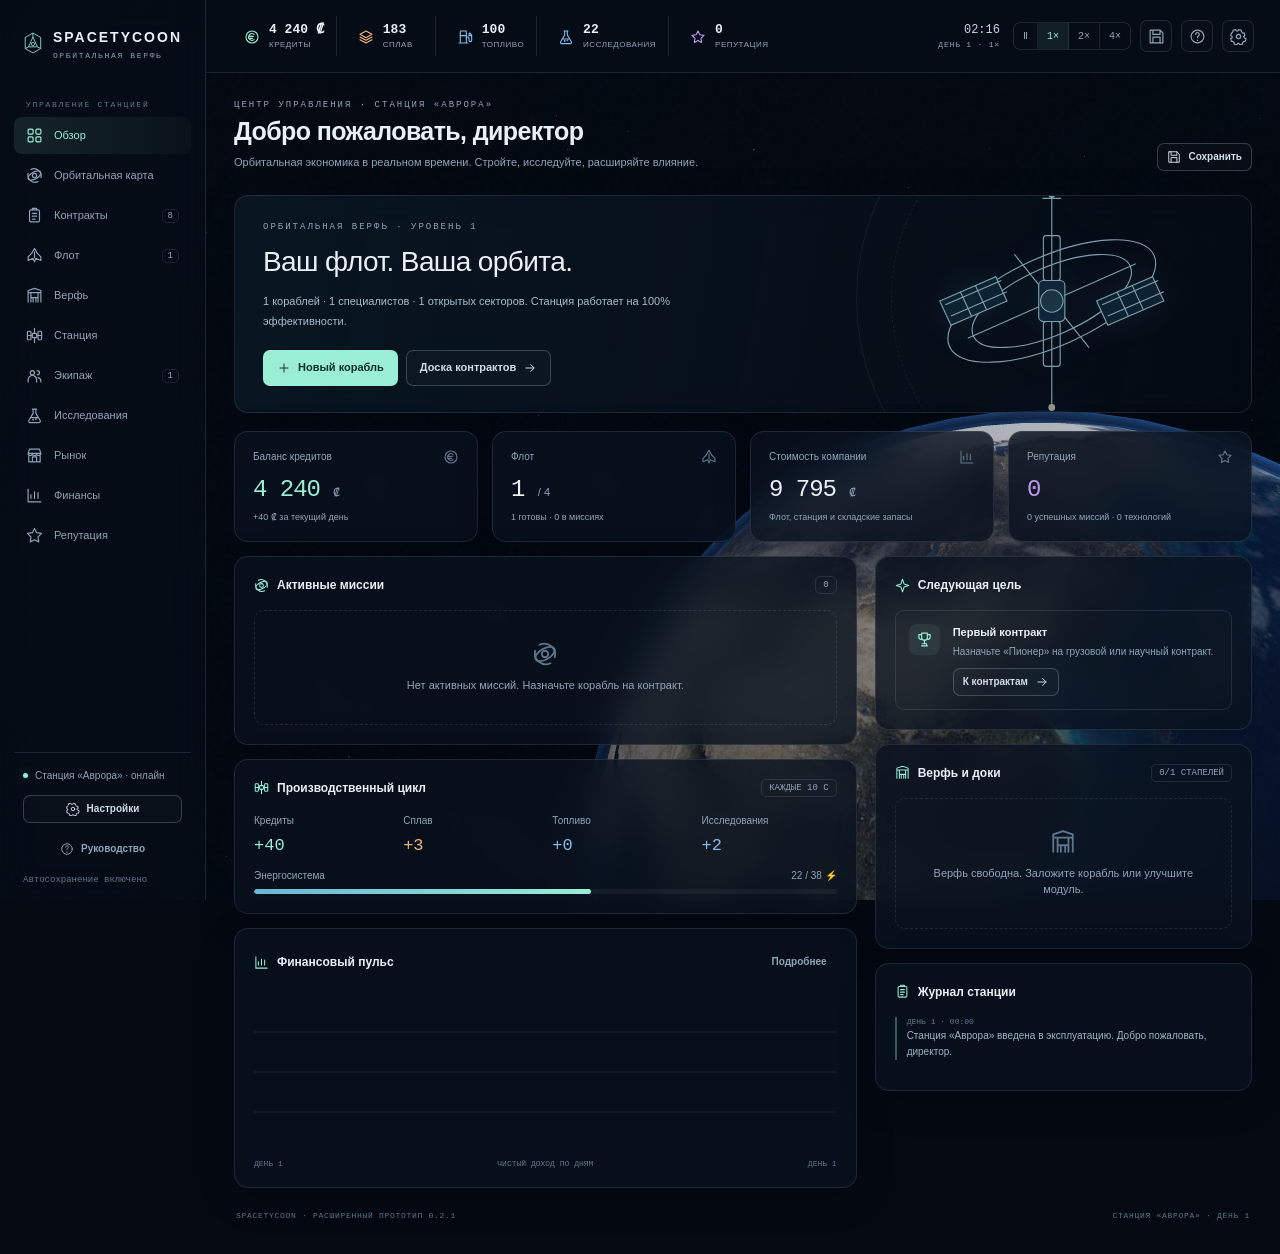
<file: index.html>
<!DOCTYPE html>
<html lang="ru">
<head>
  <meta charset="UTF-8">
  <meta name="viewport" content="width=device-width, initial-scale=1">
  <meta name="theme-color" content="#040912">
  <meta name="description" content="SpaceTycoon — орбитальная верфь: стройте корабли, выполняйте контракты, развивайте станцию и исследуйте космос.">
  <title>SpaceTycoon — Орбитальная верфь</title>
  <link rel="stylesheet" href="assets/style.css">
</head>
<body>
  <div id="orbitalBackground" aria-hidden="true"></div>
  <div class="space-vignette" aria-hidden="true"></div>
  <div class="noise" aria-hidden="true"></div>
  <div id="sprite" aria-hidden="true"></div>
  <div class="nav-scrim" id="navScrim"></div>
  <div class="app">
    <aside class="sidebar" id="sidebar" aria-label="Главная навигация">
      <div class="brand">
        <svg class="brand-mark" viewBox="0 0 36 40" fill="none" stroke="currentColor" stroke-width="1.5" aria-hidden="true"><path d="M18 2 32 10v20L18 38 4 30V10L18 2Z"/><path d="M18 9 26 27H10L18 9Z"/><circle cx="18" cy="22" r="3"/><path d="M18 2v7M4 30l6-3M32 30l-6-3"/></svg>
        <div><div class="brand-name">SPACETYCOON</div><div class="brand-sub">ОРБИТАЛЬНАЯ ВЕРФЬ</div></div>
      </div>
      <div class="nav-label">УПРАВЛЕНИЕ СТАНЦИЕЙ</div>
      <nav class="nav" id="nav"></nav>
      <div class="sidebar-bottom">
        <div class="station-status"><span class="status-dot"></span>Станция «Аврора» · онлайн</div>
        <button class="btn btn-sm btn-block" data-action="settings"><svg class="icon"><use href="#i-settings"/></svg>Настройки</button>
        <button class="btn btn-sm btn-block btn-ghost" data-action="help"><svg class="icon"><use href="#i-help"/></svg>Руководство</button>
        <div class="save-info" id="saveNote">Автосохранение включено</div>
      </div>
    </aside>
    <div class="workspace">
      <header class="topbar">
        <button class="icon-btn mobile-menu" id="menuButton" aria-label="Открыть меню" aria-expanded="false"><svg class="icon"><use href="#i-menu"/></svg></button>
        <div class="resources" id="resources" aria-label="Ресурсы"></div>
        <div class="top-controls">
          <div class="clock-box"><div class="clock" id="clock">00:00</div><div class="clock-day" id="clockDay">ДЕНЬ 1 · 1×</div></div>
          <div class="speed-group" role="group" aria-label="Скорость симуляции">
            <button class="speed-btn" data-speed="0" aria-label="Пауза" title="Пауза (пробел)">Ⅱ</button>
            <button class="speed-btn active" data-speed="1" aria-label="Скорость 1×">1×</button>
            <button class="speed-btn" data-speed="2" aria-label="Скорость 2×">2×</button>
            <button class="speed-btn" data-speed="4" aria-label="Скорость 4×">4×</button>
          </div>
          <button class="icon-btn save-top" data-action="save" aria-label="Сохранить" title="Сохранить"><svg class="icon"><use href="#i-save"/></svg></button>
          <button class="icon-btn" data-action="help" aria-label="Руководство" title="Руководство (H)"><svg class="icon"><use href="#i-help"/></svg></button>
          <button class="icon-btn" data-action="settings" aria-label="Настройки" title="Настройки"><svg class="icon"><use href="#i-settings"/></svg></button>
        </div>
      </header>
      <main class="main" id="main" tabindex="-1"></main>
    </div>
  </div>
  <div class="toasts" id="toasts" aria-live="polite"></div>
  <input type="file" id="importFile" accept="application/json,.json" hidden>
  <noscript><div style="position:fixed;inset:0;display:grid;place-items:center;background:#040912;color:#e9f0f6;font:16px sans-serif;padding:30px;text-align:center">Для запуска SpaceTycoon включите JavaScript в браузере.</div></noscript>
  <script src="assets/three.r128.min.js"></script>
  <script src="assets/earth-textures.js"></script>
  <script src="assets/orbit-background.js"></script>
  <script src="assets/data.js"></script>
  <script src="assets/engine.js"></script>
  <script src="assets/ui.js"></script>
  <script src="assets/views.js"></script>
  <script src="assets/morphdom.min.js"></script>
  <script src="assets/app.js"></script>
</body>
</html>
</file>
<file: assets/style.css>
:root{color-scheme:dark;--bg:#040912;--panel:rgba(10,19,31,.79);--panel-strong:rgba(11,21,35,.94);--panel-soft:rgba(17,29,44,.64);--line:rgba(185,215,236,.12);--line-strong:rgba(185,215,236,.24);--text:#e9f0f6;--muted:#8fa4b8;--dim:#60768b;--mint:#99eed5;--mint-soft:#99eed514;--amber:#efb575;--red:#ff8492;--blue:#88bdea;--violet:#c197f5;--font:-apple-system,BlinkMacSystemFont,"Segoe UI",sans-serif;--mono:"SFMono-Regular",Consolas,"Liberation Mono",monospace;--nav:206px;--radius:14px}
*{box-sizing:border-box}html{min-height:100%;scroll-behavior:smooth}body{margin:0;min-height:100vh;background:var(--bg);color:var(--text);font:13px/1.5 var(--font);-webkit-font-smoothing:antialiased;overflow-x:hidden}button,input,select,textarea{font:inherit}button{cursor:pointer;color:inherit;border:0;background:none}button:disabled{cursor:not-allowed;opacity:.4}button,a,input,select{touch-action:manipulation}button:focus-visible,a:focus-visible,input:focus-visible,select:focus-visible,[tabindex]:focus-visible{outline:2px solid var(--mint);outline-offset:3px}h1,h2,h3,h4,p{margin:0}a{color:var(--mint)}[hidden]{display:none!important}::selection{background:#99eed544}::-webkit-scrollbar{width:7px;height:5px}::-webkit-scrollbar-thumb{background:#7895ad35;border-radius:8px}
#orbitalBackground{position:fixed;inset:0;z-index:-3;background:radial-gradient(ellipse at 90% 100%,#174369,transparent 60%),#040912}#orbitalBackground canvas{display:block;width:100%;height:100%}.space-vignette{position:fixed;inset:0;z-index:-2;pointer-events:none;background:linear-gradient(90deg,#040912b8 0%,#04091272 42%,#04091212 100%),linear-gradient(0deg,#04091266,transparent 50%,#04091244)}.noise{position:fixed;inset:0;z-index:-1;pointer-events:none;opacity:.035;background-image:url("data:image/svg+xml,%3Csvg viewBox='0 0 180 180' xmlns='http://www.w3.org/2000/svg'%3E%3Cfilter id='n'%3E%3CfeTurbulence type='fractalNoise' baseFrequency='.85' numOctaves='3' stitchTiles='stitch'/%3E%3C/filter%3E%3Cpath fill='%23fff' filter='url(%23n)' opacity='.5' d='M0 0h180v180H0z'/%3E%3C/svg%3E")}
.icon{width:17px;height:17px;fill:none;stroke:currentColor;stroke-width:1.65;stroke-linecap:round;stroke-linejoin:round;vertical-align:middle;flex-shrink:0}.mono{font-family:var(--mono)}.muted{color:var(--muted)}.dim{color:var(--dim)}.mint{color:var(--mint)}.amber{color:var(--amber)}.red{color:var(--red)}.blue{color:var(--blue)}.violet{color:var(--violet)}.small{font-size:11px}.tiny{font-size:10px}.eyebrow{font:9px var(--mono);letter-spacing:2px;text-transform:uppercase;color:var(--muted)}.flex{display:flex;align-items:center;gap:9px}.between{display:flex;align-items:center;justify-content:space-between;gap:12px}.wrap{flex-wrap:wrap}.stack{display:flex;flex-direction:column;gap:14px}.grow{flex:1;min-width:0}.truncate{overflow:hidden;white-space:nowrap;text-overflow:ellipsis}.divider{height:1px;background:var(--line);margin:15px 0}.spacer{height:14px}.text-right{text-align:right}.nowrap{white-space:nowrap}
.app{min-height:100vh}.sidebar{position:fixed;left:0;top:0;bottom:0;width:var(--nav);z-index:40;display:flex;flex-direction:column;background:rgba(6,13,23,.89);backdrop-filter:blur(20px);border-right:1px solid var(--line);padding:24px 14px 15px}.brand{display:flex;gap:10px;align-items:center;padding:0 9px 27px}.brand-mark{width:34px;height:38px;color:var(--mint)}.brand-name{font-weight:650;font-size:14px;letter-spacing:2px}.brand-sub{font:8px var(--mono);letter-spacing:1.65px;color:var(--muted);margin-top:3px}.nav-label{font:8px var(--mono);letter-spacing:1.7px;color:var(--dim);padding:11px 12px 8px}.nav{display:flex;flex-direction:column;gap:3px;overflow-y:auto;flex:1}.nav-btn{display:flex;align-items:center;gap:11px;padding:10px 12px;text-align:left;border-radius:8px;color:var(--muted);font-size:11px;position:relative;transition:.18s}.nav-btn:hover{background:#ffffff06;color:var(--text)}.nav-btn.active{background:linear-gradient(90deg,#99eed51b,#99eed508);color:var(--mint)}.nav-btn.active:before{content:"";position:absolute;left:-14px;top:9px;bottom:9px;width:2px;background:var(--mint);box-shadow:0 0 12px #99eed588}.nav-count{margin-left:auto;font:9px var(--mono);border:1px solid var(--line);border-radius:5px;padding:1px 5px;color:var(--muted)}.sidebar-bottom{padding:15px 9px 0;border-top:1px solid var(--line);margin-top:12px}.station-status{display:flex;gap:7px;align-items:center;font-size:10px;color:var(--muted)}.status-dot{width:5px;height:5px;border-radius:50%;background:var(--mint);box-shadow:0 0 8px #99eed566}.sidebar-bottom .btn{margin-top:12px}.workspace{margin-left:var(--nav);min-width:0}.topbar{position:sticky;top:0;z-index:30;display:flex;align-items:center;gap:16px;padding:13px 26px;background:rgba(6,13,23,.86);backdrop-filter:blur(18px);border-bottom:1px solid var(--line);min-height:73px}.resources{display:flex;gap:9px;flex:1;min-width:0}.resource{display:flex;align-items:center;gap:9px;padding:5px 12px;border-right:1px solid var(--line);min-width:90px}.resource:last-child{border:0}.resource .icon{width:16px;height:16px}.resource-value{font:13px var(--mono);font-weight:600;line-height:1.4}.resource-label{font-size:8px;color:var(--muted);letter-spacing:.5px}.top-controls{display:flex;align-items:center;gap:9px}.clock-box{text-align:right;margin-right:4px}.clock{font:12px var(--mono);color:#c4d4e2}.clock-day{font:8px var(--mono);letter-spacing:.8px;color:var(--muted);margin-top:3px}.speed-group{display:flex;border:1px solid var(--line);border-radius:7px;overflow:hidden}.speed-btn{padding:7px 9px;font:10px var(--mono);color:var(--muted);border-right:1px solid var(--line)}.speed-btn:last-child{border:0}.speed-btn.active{background:var(--mint-soft);color:var(--mint)}.icon-btn{display:inline-flex;align-items:center;justify-content:center;width:32px;height:32px;border:1px solid var(--line);border-radius:7px;color:var(--muted);background:#ffffff03}.icon-btn:hover{color:var(--mint);border-color:#99eed544}.mobile-menu{display:none}.main{padding:27px 28px 34px;max-width:1710px;margin:auto}.view-head{display:flex;align-items:flex-end;justify-content:space-between;gap:18px;margin-bottom:24px}.view-title{font-size:25px;font-weight:550;letter-spacing:-.6px;line-height:1.25;margin-top:6px}.view-sub{font-size:11px;color:var(--muted);margin-top:7px;max-width:680px}.view-actions{display:flex;gap:8px;flex-wrap:wrap;align-items:center}.view-body.view-enter{animation:reveal .25s ease-out}@keyframes reveal{from{opacity:.3;transform:translateY(5px)}to{opacity:1;transform:translateY(0)}}
.glass{background:var(--panel);border:1px solid var(--line);border-radius:var(--radius);backdrop-filter:blur(16px);box-shadow:0 10px 40px #0002}.panel{padding:19px;min-width:0}.panel-head{display:flex;align-items:center;justify-content:space-between;gap:12px;margin-bottom:16px}.panel-title{font-size:12px;font-weight:600;display:flex;align-items:center;gap:8px}.panel-title .icon{color:var(--mint);width:15px;height:15px}.panel-sub{font-size:10px;color:var(--muted);margin-top:4px}.badge{display:inline-flex;align-items:center;gap:5px;font:9px var(--mono);color:var(--muted);border:1px solid var(--line);padding:3px 7px;border-radius:5px;white-space:nowrap}.badge.mint{color:var(--mint);border-color:#99eed52b;background:#99eed508}.badge.amber{color:var(--amber);border-color:#efb5752b;background:#efb57508}.badge.red{color:var(--red);border-color:#ff84922b}.badge.blue{color:var(--blue);border-color:#88bdea2b}.badge.violet{color:var(--violet);border-color:#c197f52b}.btn{display:inline-flex;align-items:center;justify-content:center;gap:7px;padding:9px 13px;border-radius:7px;font-size:11px;font-weight:550;line-height:1.4;border:1px solid var(--line-strong);background:#ffffff05;color:#d0dce7;transition:.15s;white-space:nowrap;text-decoration:none}.btn:hover:not(:disabled){background:#ffffff0c;border-color:#99eed555;color:#fff}.btn-primary{background:var(--mint);border-color:transparent;color:#102e2a}.btn-primary:hover:not(:disabled){background:#b5ffe8;color:#09231f}.btn-danger{color:var(--red);border-color:#ff849233;background:#ff849208}.btn-ghost{border-color:transparent;background:transparent;color:var(--muted)}.btn-sm{padding:6px 9px;font-size:10px}.btn .icon{width:14px;height:14px}.btn-block{width:100%}.hint{font-size:10px;line-height:1.7;color:var(--muted)}.empty{padding:30px 18px;text-align:center;color:var(--muted);font-size:11px;border:1px dashed var(--line);border-radius:10px}.empty .icon{width:26px;height:26px;display:block;margin:0 auto 10px;color:var(--dim)}.grid-2{display:grid;grid-template-columns:repeat(2,minmax(0,1fr));gap:16px}.grid-3{display:grid;grid-template-columns:repeat(3,minmax(0,1fr));gap:16px}.grid-4{display:grid;grid-template-columns:repeat(4,minmax(0,1fr));gap:14px}.layout-2{display:grid;grid-template-columns:minmax(0,1.65fr) minmax(280px,1fr);gap:18px;align-items:start}.layout-map{display:grid;grid-template-columns:minmax(0,1fr) 310px;gap:18px;align-items:stretch}.cards{display:grid;grid-template-columns:repeat(auto-fill,minmax(280px,1fr));gap:15px}.metric{padding:17px 18px}.metric-top{display:flex;justify-content:space-between;align-items:center;color:var(--muted);font-size:10px;margin-bottom:11px}.metric-top .icon{width:16px;height:16px;color:var(--dim)}.metric-value{font:24px var(--mono);letter-spacing:-1px}.metric-foot{font-size:9px;color:var(--muted);margin-top:8px}.metric-value small{font:11px var(--font);color:var(--muted);letter-spacing:0}.progress{height:5px;background:#ffffff0c;border-radius:8px;overflow:hidden}.progress>i{display:block;height:100%;background:linear-gradient(90deg,#69b6d6,var(--mint));border-radius:8px;transition:width .3s linear}.progress.amber>i{background:linear-gradient(90deg,#ca8852,var(--amber))}.progress.violet>i{background:linear-gradient(90deg,#8d69bc,var(--violet))}.progress.red>i{background:var(--red)}.progress-label{display:flex;justify-content:space-between;gap:8px;font-size:10px;color:var(--muted);margin:10px 0 6px}.stat-grid{display:grid;grid-template-columns:repeat(5,minmax(0,1fr));gap:9px}.stat-label{font-size:9px;color:var(--muted);display:flex;justify-content:space-between;gap:4px;margin-bottom:6px}.stat-label b{font:11px var(--mono);color:var(--text)}.chips{display:flex;gap:6px;flex-wrap:wrap}.chip{font-size:9px;color:#b4c3d2;border:1px solid var(--line);border-radius:5px;padding:3px 7px;background:#08121f70;display:inline-flex;gap:4px;align-items:center}.chip .icon{width:11px;height:11px}.chip.good{color:var(--mint);border-color:#99eed52b}.chip.bad{color:var(--red);border-color:#ff84922b}.reward-row{display:flex;gap:12px;flex-wrap:wrap;font:10px var(--mono);color:#c7d7e5}.reward-row span{display:inline-flex;align-items:center;gap:4px}.reward-row .icon{width:12px;height:12px;color:var(--muted)}.cost-row{display:flex;gap:10px;flex-wrap:wrap;font:10px var(--mono);color:var(--muted)}.cost-row span{display:inline-flex;align-items:center;gap:4px}.cost-row .icon{width:12px;height:12px}.cost-row .short{color:var(--red)}
.hero{position:relative;overflow:hidden;padding:26px 28px;margin-bottom:18px;min-height:206px;background:linear-gradient(100deg,rgba(10,23,35,.88),rgba(10,23,35,.44) 60%,rgba(10,23,35,.12));display:flex;align-items:center}.hero-copy{position:relative;z-index:1;max-width:60%}.hero h2{font-size:28px;font-weight:500;letter-spacing:-.6px;margin:9px 0}.hero p{font-size:11px;color:#a8bdcd;max-width:440px;line-height:1.8}.hero .view-actions{margin-top:19px}.station-art{position:absolute;right:-10px;top:-35px;width:43%;height:280px;color:#a7d1dd;opacity:.75;filter:drop-shadow(0 0 18px #6fbdd92a)}.hero-orbit{position:absolute;width:480px;height:480px;border:1px solid #99eed512;border-radius:50%;right:-85px;top:-137px}.hero-orbit:after{content:"";position:absolute;inset:34px;border:1px dashed #99eed513;border-radius:50%}.objective{display:flex;gap:13px;align-items:flex-start;padding:13px;border:1px solid var(--line);border-radius:9px;background:#ffffff02;margin-top:10px}.objective-icon{width:31px;height:31px;border-radius:8px;background:var(--mint-soft);color:var(--mint);display:grid;place-items:center;flex-shrink:0}.objective h4{font-size:11px;font-weight:550}.objective p{font-size:10px;color:var(--muted);margin-top:3px}.objective .btn{margin-top:9px}.mini-row{display:flex;align-items:center;justify-content:space-between;gap:10px;padding:10px 0;border-bottom:1px solid var(--line);font-size:10px}.mini-row:last-child{border:0;padding-bottom:0}.mini-row:first-child{padding-top:0}.mini-row b{font-weight:550}.mini-row .sub{font-size:9px;color:var(--muted);margin-top:3px}.log-list{max-height:290px;overflow:auto}.log-entry{font-size:10px;line-height:1.6;color:#9eb3c6;border-left:2px solid #ffffff14;padding:0 0 0 10px;margin-bottom:11px}.log-entry.good{border-color:#99eed555}.log-entry.bad{border-color:#ff849266}.log-time{font:8px var(--mono);color:var(--dim);display:block;margin-bottom:2px}.event-strip{display:flex;gap:10px;flex-wrap:wrap;margin-bottom:17px}.event-pill{display:flex;align-items:center;gap:8px;padding:8px 12px;border:1px solid #efb5752b;border-radius:8px;background:#efb57509;color:var(--amber);font-size:10px}.event-pill.bad{border-color:#ff84922b;background:#ff849209;color:var(--red)}.event-pill.good{border-color:#99eed52b;background:#99eed509;color:var(--mint)}
.ship-art{width:100%;height:112px;display:block;color:var(--mint);filter:drop-shadow(0 5px 10px #0006)}.ship-art.compact{height:56px;width:90px}.ship-visual{position:relative;border-radius:9px;background:radial-gradient(ellipse at 50% 70%,#527c9626,transparent 70%),linear-gradient(#a5cbe506 1px,transparent 1px),linear-gradient(90deg,#a5cbe506 1px,transparent 1px);background-size:auto,20px 20px,20px 20px;border:1px solid var(--line);overflow:hidden;margin-bottom:14px}.ship-visual .ship-art{height:140px}.ship-visual .visual-label{position:absolute;left:10px;top:8px;font:8px var(--mono);color:var(--dim);letter-spacing:1px}.ship-visual .visual-code{position:absolute;right:10px;bottom:8px;font:8px var(--mono);color:var(--dim)}.ship-card{padding:16px;transition:.18s}.ship-card:hover{border-color:#99eed544;transform:translateY(-2px)}.ship-name{font-size:14px;font-weight:600;letter-spacing:.2px}.ship-class{font-size:10px;color:var(--muted);margin-top:2px}.ship-card .stat-grid{margin:15px 0}.ship-actions{display:flex;gap:7px;flex-wrap:wrap;margin-top:13px}.ship-actions .btn{flex:1}.status{font:8px var(--mono);padding:4px 7px;border-radius:5px;border:1px solid var(--line);white-space:nowrap;color:var(--muted)}.status.idle{color:var(--mint);border-color:#99eed52b;background:#99eed508}.status.mission{color:var(--blue);border-color:#88bdea2b}.status.repair,.status.refit{color:var(--amber);border-color:#efb5752b}.crew-avatars{display:flex;align-items:center}.avatar{width:29px;height:29px;display:grid;place-items:center;border-radius:50%;background:#1b3042;border:2px solid #0c1725;color:#b9d5e5;font:9px var(--mono);flex-shrink:0}.crew-avatars .avatar+.avatar{margin-left:-7px}.avatar.large{width:40px;height:40px;font-size:12px;border-radius:11px}.avatar.empty{padding:0;border:1px dashed var(--line-strong);background:none;color:var(--dim)}
.filter-bar{display:flex;align-items:center;justify-content:space-between;gap:12px;margin-bottom:18px;flex-wrap:wrap}.filter-tabs{display:flex;gap:5px;flex-wrap:wrap}.filter-btn{padding:7px 11px;border:1px solid var(--line);border-radius:6px;color:var(--muted);font-size:10px;background:#08121f66}.filter-btn.active{border-color:#99eed544;background:var(--mint-soft);color:var(--mint)}.search-input,.select,input[type=number],input[type=text]{border:1px solid var(--line-strong);background:#08121fbb;color:var(--text);border-radius:7px;padding:8px 10px;font-size:11px;min-width:0}.search-input{width:190px}.select{cursor:pointer}.contract-card{padding:17px;display:flex;flex-direction:column;gap:12px;transition:.18s}.contract-card:hover{border-color:#ffffff2b}.contract-title{font-size:13px;font-weight:550;line-height:1.5}.contract-type{font-size:9px;color:var(--muted);margin-top:3px}.contract-meta{display:flex;gap:12px;flex-wrap:wrap;font-size:9px;color:var(--muted)}.contract-meta span{display:inline-flex;align-items:center;gap:4px}.contract-meta .icon{width:12px;height:12px}.contract-card .btn{margin-top:auto}.contract-faction{font-size:9px;display:flex;align-items:center;gap:6px}.faction-dot{width:5px;height:5px;border-radius:50%;background:currentColor}.chance{font:11px var(--mono)}.chance.high{color:var(--mint)}.chance.mid{color:var(--amber)}.chance.low{color:var(--red)}.mission-row{padding:13px;border:1px solid var(--line);border-radius:9px;background:#ffffff02;margin-bottom:10px}.mission-row:last-child{margin-bottom:0}.mission-title{font-size:11px;font-weight:550}.mission-sub{font-size:9px;color:var(--muted);margin:4px 0 10px}.queue-row{padding:14px;border:1px solid var(--line);border-radius:9px;background:#ffffff02;margin-bottom:10px}.queue-row:last-child{margin-bottom:0}.queue-row h4{font-size:11px;font-weight:550}.catalog-card{padding:17px}.catalog-card.locked{opacity:.65}.catalog-card .ship-art{height:105px}.catalog-card h3{font-size:13px;font-weight:550}.catalog-card .cost-row{margin:13px 0}.catalog-card .hint{min-height:34px}.catalog-card .stat-grid{margin-top:14px}.blueprint-banner{padding:23px;background:linear-gradient(110deg,#99eed511,#88bdea06);display:flex;align-items:center;justify-content:space-between;gap:20px;margin-bottom:18px}.blueprint-banner h3{font-size:16px;font-weight:550;margin-bottom:6px}.slot-indicator{display:flex;gap:6px}.slot{width:25px;height:6px;border-radius:3px;background:#ffffff10}.slot.used{background:var(--mint)}
.orbit-map{position:relative;min-height:450px;overflow:hidden;background:radial-gradient(ellipse at 20% 80%,#2d63762b,transparent 60%),rgba(5,13,24,.58)}.orbit-map svg.map-svg{position:absolute;inset:0;width:100%;height:100%}.map-grid{position:absolute;inset:0;background-image:linear-gradient(#a5cbe508 1px,transparent 1px),linear-gradient(90deg,#a5cbe508 1px,transparent 1px);background-size:40px 40px}.map-node{position:absolute;transform:translate(-50%,-50%);display:flex;flex-direction:column;align-items:center;gap:8px;z-index:2;padding:12px;min-width:85px}.map-planet{width:30px;height:30px;border-radius:50%;background:radial-gradient(circle at 30% 28%,#ffffffaa,currentColor 25%,#09131f 85%);box-shadow:0 0 22px color-mix(in srgb,currentColor 20%,transparent);border:1px solid #ffffff22;position:relative;transition:.2s}.map-node:hover .map-planet,.map-node.selected .map-planet{transform:scale(1.15);box-shadow:0 0 0 6px #99eed510,0 0 30px #99eed533}.map-node.selected .map-planet:after{content:"";position:absolute;inset:-9px;border:1px dashed currentColor;border-radius:50%;animation:spin 30s linear infinite}.map-node.locked{opacity:.45}.map-node.locked .map-planet{filter:grayscale(1)}.map-label{font-size:10px;color:#c7d8e6;white-space:nowrap;text-shadow:0 2px 5px #000}.map-tier{font:8px var(--mono);color:var(--muted)}.map-legend{position:absolute;left:17px;bottom:16px;font:8px var(--mono);color:var(--dim);letter-spacing:.6px}.map-coords{position:absolute;right:17px;top:15px;font:8px var(--mono);color:var(--dim);letter-spacing:1px}.sector-planet{width:75px;height:75px;border-radius:50%;margin:10px auto 20px;background:radial-gradient(circle at 30% 28%,#ffffffaa,currentColor 25%,#09131f 85%);box-shadow:0 0 45px #88bdea15}.sector-title{text-align:center;font-size:17px;font-weight:550}.sector-desc{text-align:center;font-size:10px;color:var(--muted);line-height:1.8;margin:9px 0 18px}.route-line{display:flex;justify-content:space-between;padding:9px 0;border-bottom:1px solid var(--line);font-size:10px;color:var(--muted)}.route-line b{font:11px var(--mono);color:var(--text)}@keyframes spin{to{transform:rotate(360deg)}}
.station-layout{display:grid;grid-template-columns:minmax(230px,.8fr) minmax(0,1.6fr);gap:18px;align-items:start}.station-schematic{min-height:310px;position:relative;display:grid;place-items:center;overflow:hidden;background:radial-gradient(circle,#99eed50b,transparent 65%)}.station-schematic svg{width:100%;max-width:360px;height:290px;color:var(--mint)}.module-grid{display:grid;grid-template-columns:repeat(2,minmax(0,1fr));gap:12px}.module-card{padding:15px}.module-icon{width:32px;height:32px;border-radius:8px;background:#99eed50c;color:var(--mint);display:grid;place-items:center}.module-card h3{font-size:12px;font-weight:550}.module-effect{font:10px var(--mono);color:#bcd2df;margin:11px 0 5px}.module-card .cost-row{margin:11px 0}.module-card .btn{margin-top:10px}.energy-ring{width:110px;height:110px;border-radius:50%;display:grid;place-items:center;margin:15px auto;background:conic-gradient(var(--mint) var(--energy),#ffffff0b 0);position:relative}.energy-ring:before{content:"";position:absolute;inset:7px;border-radius:50%;background:#0b1724}.energy-ring>div{position:relative;text-align:center}.energy-ring b{font:22px var(--mono)}.energy-ring small{display:block;font-size:8px;color:var(--muted)}.crew-card{padding:15px}.crew-card h3{font-size:12px;font-weight:550}.crew-role{font-size:9px;color:var(--muted);margin-top:2px}.crew-card .progress-label{margin-top:12px}.crew-card .ship-actions .btn{font-size:9px;padding:6px}.research-branch{display:flex;flex-direction:column;gap:13px}.branch-title{font:10px var(--mono);letter-spacing:1px;color:var(--muted);padding:0 0 10px;border-bottom:1px solid var(--line);margin-bottom:2px}.tech-card{padding:16px;position:relative}.tech-card.done{border-color:#99eed53b;background:linear-gradient(140deg,#99eed50b,var(--panel))}.tech-card.locked{opacity:.58}.tech-card h3{font-size:12px;font-weight:550}.tech-card .hint{margin:9px 0;min-height:34px}.tech-card .cost-row{margin:11px 0}.tech-prereq{font-size:9px;color:var(--dim);margin-top:8px}.research-columns{display:grid;grid-template-columns:repeat(4,minmax(0,1fr));gap:15px}.research-active{padding:16px 20px;margin-bottom:20px;border-color:#c197f53b;background:linear-gradient(100deg,#c197f50d,var(--panel))}
.market-layout{display:grid;grid-template-columns:repeat(2,minmax(0,1fr));gap:18px}.market-card{padding:21px}.market-price{font:30px var(--mono);letter-spacing:-1px;margin:10px 0 2px}.market-chart{height:105px;width:100%;margin:18px 0}.trade-controls{display:flex;gap:9px;align-items:center;margin-top:15px}.trade-controls input{width:80px}.trade-controls .btn{flex:1}.market-stock{display:flex;justify-content:space-between;font-size:10px;color:var(--muted);padding:10px 0;border-top:1px solid var(--line)}.toggle-row{display:flex;align-items:center;justify-content:space-between;gap:18px;padding:13px 0;border-bottom:1px solid var(--line)}.toggle-row:last-child{border:0}.toggle-title{font-size:11px}.toggle-desc{font-size:10px;color:var(--muted);margin-top:3px}.switch{width:34px;height:19px;border-radius:15px;background:#ffffff12;border:1px solid var(--line);position:relative;flex-shrink:0}.switch:after{content:"";position:absolute;width:11px;height:11px;border-radius:50%;background:var(--muted);left:3px;top:3px;transition:.2s}.switch[aria-checked=true]{background:#99eed52b;border-color:#99eed544}.switch[aria-checked=true]:after{left:18px;background:var(--mint)}.chart{width:100%;height:160px;display:block}.chart-labels{display:flex;justify-content:space-between;font:8px var(--mono);color:var(--dim);margin-top:7px}.ledger{width:100%;border-collapse:collapse;font-size:10px}.ledger th{text-align:left;color:var(--dim);font:8px var(--mono);letter-spacing:.8px;padding:10px 8px;border-bottom:1px solid var(--line)}.ledger td{padding:11px 8px;border-bottom:1px solid var(--line);color:#b5c8d8}.ledger tr:last-child td{border:0}.ledger td:last-child,.ledger th:last-child{text-align:right}.ledger .amount{font:10px var(--mono);white-space:nowrap}.table-scroll{overflow-x:auto}.faction-card{padding:19px}.faction-emblem{width:42px;height:42px;border:1px solid currentColor;border-radius:11px;display:grid;place-items:center;background:#ffffff03}.faction-emblem .icon{width:23px;height:23px}.faction-card h3{font-size:13px;font-weight:550}.faction-card .hint{margin:13px 0}.achievement{display:flex;gap:13px;align-items:center;padding:14px;border:1px solid var(--line);border-radius:9px;margin-bottom:10px;background:#ffffff02}.achievement:last-child{margin:0}.achievement-icon{width:34px;height:34px;display:grid;place-items:center;border-radius:9px;background:#efb5750c;color:var(--amber);flex-shrink:0}.achievement.claimed{opacity:.55}.achievement h4{font-size:11px;font-weight:550}.achievement p{font-size:9px;color:var(--muted);margin-top:3px}.achievement .btn{margin-left:auto;flex-shrink:0}.settings-section{margin-bottom:20px}.settings-section h3{font-size:12px;margin-bottom:8px}.settings-section .select{min-width:140px}.save-info{font:9px var(--mono);color:var(--dim);margin-top:12px}.danger-zone{border-color:#ff84922b;padding:16px;border-radius:10px;background:#ff849205;margin-top:20px}
.modal-backdrop{position:fixed;inset:0;z-index:100;background:#02060dcc;backdrop-filter:blur(9px);display:flex;align-items:center;justify-content:center;padding:22px;animation:reveal .15s}.modal{width:min(560px,100%);max-height:90vh;overflow:auto;background:rgba(10,20,33,.97);border:1px solid var(--line-strong);border-radius:16px;box-shadow:0 30px 100px #0008;padding:23px}.modal.wide{width:min(800px,100%)}.modal-head{display:flex;justify-content:space-between;align-items:flex-start;gap:15px;margin-bottom:19px}.modal-title{font-size:18px;font-weight:550;letter-spacing:-.3px}.modal-sub{font-size:10px;color:var(--muted);margin-top:5px}.modal-actions{display:flex;justify-content:flex-end;gap:9px;margin-top:21px;flex-wrap:wrap}.assign-option{display:flex;align-items:center;gap:12px;width:100%;padding:13px;border:1px solid var(--line);border-radius:9px;margin-bottom:9px;text-align:left;background:#ffffff02}.assign-option:hover:not(:disabled){border-color:#99eed555;background:#99eed508}.assign-option .ship-art{width:75px;height:45px}.assign-option h4{font-size:12px;font-weight:550}.assign-option p{font-size:9px;color:var(--muted);margin-top:3px}.assign-option .chance{margin-left:auto;text-align:right}.assign-option .chance small{display:block;font:8px var(--font);color:var(--muted);margin-top:3px}.field{display:flex;flex-direction:column;gap:6px;margin:13px 0}.field label{font-size:10px;color:var(--muted)}.field input,.field select{width:100%}.builder-backdrop{padding:18px}.builder-modal{width:min(1500px,100%);height:94vh;display:flex;flex-direction:column;padding:0;overflow:hidden}.builder-head{display:flex;align-items:center;justify-content:space-between;gap:12px;padding:11px 17px;border-bottom:1px solid var(--line);background:#0b1523}.builder-head h2{font-size:13px;font-weight:550}.builder-head p{font-size:9px;color:var(--muted);margin-top:2px}.builder-frame{width:100%;flex:1;border:0;background:#080e18;min-height:0}.builder-loading{position:absolute;inset:60px 0 0;display:grid;place-items:center;color:var(--muted);font-size:12px;pointer-events:none}.toasts{position:fixed;right:22px;bottom:22px;z-index:200;display:flex;flex-direction:column;gap:9px;max-width:min(370px,calc(100vw - 32px));pointer-events:none}.toast{padding:13px 17px;border:1px solid var(--line-strong);border-left:3px solid var(--blue);border-radius:9px;background:#0d1b2af5;box-shadow:0 10px 35px #0005;font-size:11px;color:#d4e2ed;animation:toast-in .2s ease-out;pointer-events:auto}.toast.good{border-left-color:var(--mint)}.toast.bad{border-left-color:var(--red)}@keyframes toast-in{from{opacity:0;transform:translateX(15px)}to{opacity:1;transform:translateX(0)}}.offline-grid{display:grid;grid-template-columns:repeat(3,1fr);gap:10px;margin:18px 0}.offline-grid>div{padding:13px;border:1px solid var(--line);border-radius:9px;text-align:center}.offline-grid b{display:block;font:17px var(--mono);color:var(--mint);margin-bottom:5px}.offline-grid span{font-size:9px;color:var(--muted)}.footer{display:flex;justify-content:space-between;gap:15px;padding:23px 2px 0;font:8px var(--mono);letter-spacing:.7px;color:var(--dim)}.nav-scrim{display:none}
@media(min-width:1600px){:root{--nav:224px}.main{padding:32px 36px}.cards{grid-template-columns:repeat(3,minmax(0,1fr))}.contract-cards{grid-template-columns:repeat(3,minmax(0,1fr))}}
@media(max-width:1250px){:root{--nav:180px}.sidebar{padding-left:10px;padding-right:10px}.brand{padding-left:5px;gap:7px}.brand-name{font-size:12px;letter-spacing:1.5px}.brand-sub{font-size:7px}.nav-btn{font-size:10px;padding:9px 10px;gap:9px}.topbar{padding:12px 18px;gap:9px}.resource{padding:4px 8px;min-width:75px;gap:6px}.resource-value{font-size:11px}.resource-label{font-size:7px}.main{padding:23px 20px}.grid-4{grid-template-columns:repeat(2,minmax(0,1fr))}.research-columns{grid-template-columns:repeat(2,minmax(0,1fr))}.layout-map{grid-template-columns:minmax(0,1fr) 270px}.clock-box{display:none}.station-layout{grid-template-columns:1fr}.station-schematic{min-height:220px}.station-schematic svg{height:220px}.layout-2{grid-template-columns:minmax(0,1.4fr) minmax(260px,1fr)}}
@media(max-width:980px){:root{--nav:66px}.sidebar{padding:20px 8px 12px}.brand{padding:0 7px 25px}.brand>div,.nav-label,.nav-btn span,.sidebar-bottom{display:none}.nav-btn{justify-content:center;padding:12px}.nav-btn.active:before{left:-8px}.nav-btn .icon{width:19px;height:19px}.nav{gap:5px}.topbar{padding:11px 16px}.resource{min-width:70px}.resource .icon{display:none}.top-controls{gap:6px}.top-controls .save-top{display:none}.layout-2{grid-template-columns:1fr}.layout-map{grid-template-columns:1fr}.orbit-map{min-height:390px}.sector-planet{display:none}.sector-title{text-align:left}.sector-desc{text-align:left}.hero-copy{max-width:70%}.station-art{right:-50px;opacity:.45}.view-title{font-size:23px}.grid-3{grid-template-columns:repeat(2,minmax(0,1fr))}.grid-3>.panel:last-child:nth-child(odd){grid-column:1/-1}}
@media(max-width:700px){:root{--nav:0px}.sidebar{width:220px;transform:translateX(-100%);transition:transform .2s;padding:22px 14px}.sidebar.open{transform:translateX(0)}.sidebar.open .brand>div,.sidebar.open .nav-label,.sidebar.open .nav-btn span,.sidebar.open .sidebar-bottom{display:block}.sidebar.open .nav-btn{justify-content:flex-start;font-size:12px}.sidebar.open .brand{padding-left:9px}.sidebar.open .brand-name{font-size:14px}.sidebar.open .nav-btn.active:before{left:-14px}.nav-scrim.open{display:block;position:fixed;inset:0;background:#02060daa;z-index:39;backdrop-filter:blur(3px)}.mobile-menu{display:inline-flex;flex-shrink:0}.topbar{flex-wrap:wrap;padding:10px 13px;gap:9px;min-height:0}.resources{order:3;flex-basis:100%;justify-content:space-between;border-top:1px solid var(--line);padding-top:9px;gap:0}.resource{border:0;padding:0 5px;min-width:0;gap:5px}.resource .icon{display:block;width:12px;height:12px}.resource-value{font-size:11px}.resource-label{font-size:7px}.top-controls{margin-left:auto}.clock-box{display:block}.clock{font-size:10px}.clock-day{font-size:7px}.speed-btn{padding:6px 8px}.main{padding:20px 14px 26px}.view-head{align-items:flex-start;margin-bottom:19px;gap:12px}.view-title{font-size:22px}.view-sub{font-size:10px}.view-actions{gap:6px}.view-actions .btn{padding:7px 9px;font-size:10px}.view-head>.view-actions{max-width:140px;justify-content:flex-end}.hero{padding:22px 19px;min-height:230px}.hero-copy{max-width:88%}.hero h2{font-size:25px}.hero p{font-size:10px}.station-art{width:65%;right:-80px;opacity:.25}.grid-2,.grid-3,.market-layout{grid-template-columns:1fr}.grid-4{gap:10px}.metric{padding:14px}.metric-value{font-size:21px}.metric-top{font-size:9px}.metric-foot{font-size:8px}.panel{padding:16px}.cards{grid-template-columns:1fr}.research-columns{gap:11px}.tech-card{padding:13px}.tech-card h3{font-size:11px}.tech-card .cost-row{font-size:9px;gap:6px}.tech-card .hint{font-size:9px}.module-grid{gap:10px}.module-card{padding:13px}.module-card .between{align-items:flex-start}.module-icon{display:none}.module-card h3{font-size:11px}.module-card .badge{font-size:8px;padding:2px 5px}.module-effect{font-size:9px}.module-card .hint{font-size:9px}.orbit-map{min-height:340px}.map-node{min-width:60px;padding:8px;gap:6px}.map-planet{width:23px;height:23px}.map-label{font-size:8px}.map-tier{font-size:7px}.map-coords{font-size:7px}.map-legend{font-size:7px}.blueprint-banner{padding:18px;align-items:flex-start;flex-direction:column;gap:13px}.blueprint-banner h3{font-size:14px}.filter-bar{gap:10px}.filter-btn{padding:6px 8px;font-size:9px}.search-input{width:100%}.filter-bar>.flex{width:100%}.filter-bar>.flex .select{flex:1}.modal-backdrop{padding:12px}.modal{padding:19px;max-height:92vh}.modal-title{font-size:16px}.builder-backdrop{padding:0}.builder-modal{height:100dvh;max-height:100dvh;border-radius:0;width:100%}.builder-head{padding:10px 12px}.builder-head p{max-width:240px}.assign-option{padding:10px;gap:8px}.assign-option .ship-art{width:55px}.assign-option h4{font-size:11px}.assign-option .chance{font-size:10px}.footer{font-size:7px}.toasts{right:14px;bottom:14px}.achievement{padding:11px;gap:9px}.achievement-icon{width:28px;height:28px}.achievement .btn{font-size:9px;padding:6px}.ledger td{padding:10px 6px}.trade-controls{gap:7px}.trade-controls input{width:65px}.trade-controls .btn{padding:8px}.station-layout{gap:14px}}
@media(prefers-reduced-motion:reduce){*,*:before,*:after{animation:none!important;transition:none!important;scroll-behavior:auto!important}}
</file>
